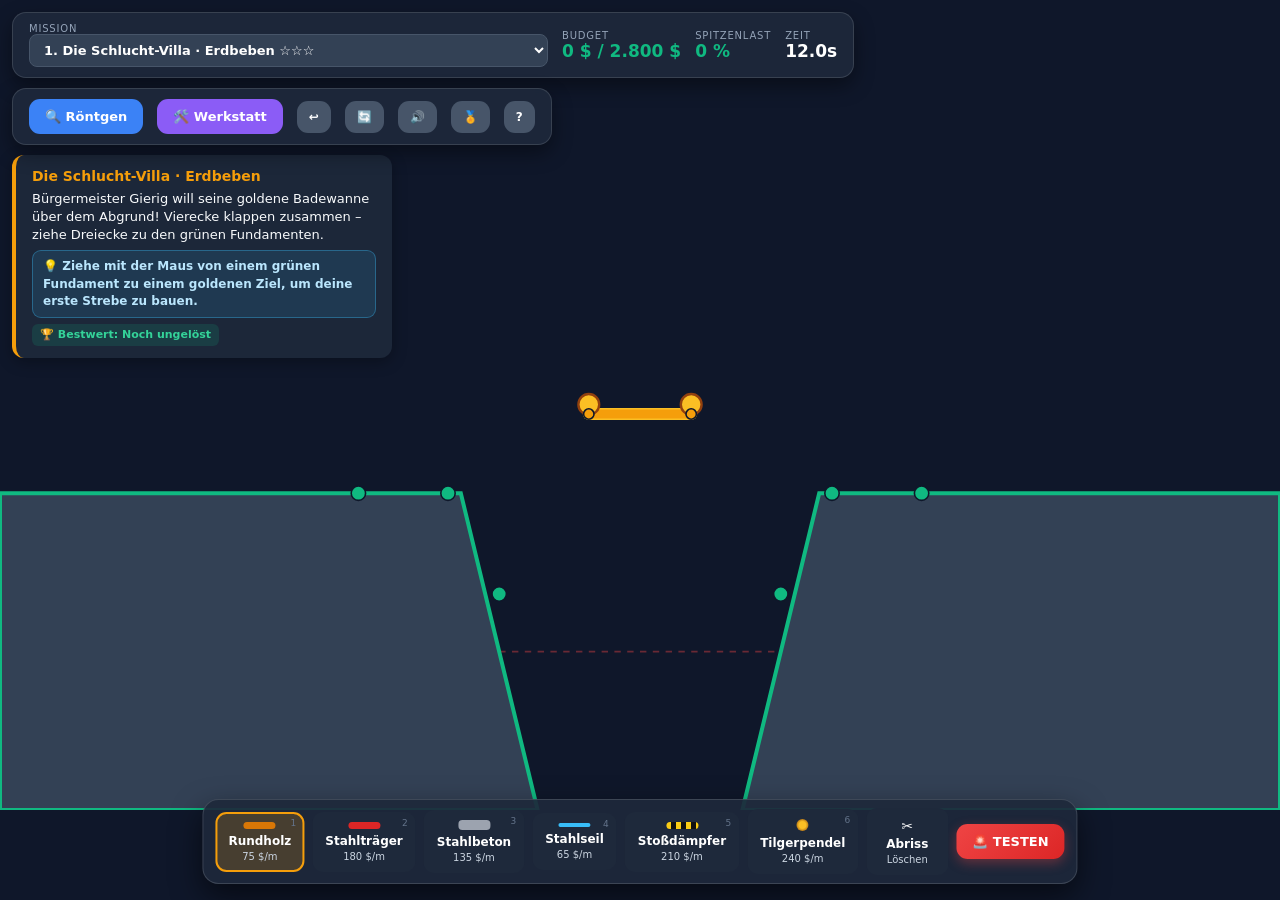
<file: index.html>
<!DOCTYPE html>
<html lang="de">
<head>
    <meta charset="UTF-8">
    <meta name="viewport" content="width=device-width, initial-scale=1.0, maximum-scale=1.0, user-scalable=no">
    <meta name="theme-color" content="#0f172a">
    <meta name="apple-mobile-web-app-capable" content="yes">
    <meta name="apple-mobile-web-app-status-bar-style" content="black-translucent">
    <title>Brücken &amp; Beben</title>
    <link rel="icon" href="data:image/svg+xml,%3Csvg xmlns='http://www.w3.org/2000/svg' viewBox='0 0 64 64'%3E%3Crect width='64' height='64' rx='14' fill='%230f172a'/%3E%3Cpath d='M8 40h48' stroke='%23f59e0b' stroke-width='5' stroke-linecap='round'/%3E%3Cpath d='M12 40c6-16 34-16 40 0' fill='none' stroke='%2338bdf8' stroke-width='5' stroke-linecap='round'/%3E%3Cpath d='M20 40v10M44 40v10' stroke='%2394a3b8' stroke-width='5' stroke-linecap='round'/%3E%3C/svg%3E">
    <link rel="stylesheet" href="css/style.css?v=0.4.0">
</head>
<body>

<div id="app">
    <canvas id="gameCanvas"></canvas>

    <div class="top-bar">
        <div class="hud-card">
            <div>
                <div class="stat-label" id="modeLabel">Mission</div>
                <select id="levelSelect" title="Level wählen"></select>
            </div>
            <div class="stat-box">
                <span class="stat-label">Budget</span>
                <span class="stat-value ok" id="budgetDisplay">0 $ / 2.800 $</span>
            </div>
            <div class="stat-box">
                <span class="stat-label">Spitzenlast</span>
                <span class="stat-value" id="stressDisplay">0 %</span>
            </div>
            <div class="stat-box">
                <span class="stat-label">Zeit</span>
                <span class="stat-value" id="timerDisplay">12.0s</span>
            </div>
        </div>

        <div class="hud-card">
            <button class="action-btn btn-xray" id="xrayBtn" type="button" title="Röntgen (X)">🔍 Röntgen</button>
            <button class="action-btn btn-editor" id="editorBtn" type="button" title="Werkstatt (E)">🛠️ Werkstatt</button>
            <button class="action-btn btn-util" id="undoBtn" type="button" title="Undo (Strg+Z)">↩️</button>
            <button class="action-btn btn-util" id="resetBtn" type="button" title="Zurücksetzen (R)">🔄</button>
            <button class="action-btn btn-util" id="muteBtn" type="button" title="Ton an/aus">🔊</button>
            <button class="action-btn btn-util" id="achBtn" type="button" title="Erfolge">🏅</button>
            <button class="action-btn btn-util" id="helpBtn" type="button" title="Hilfe (H)">?</button>
        </div>
    </div>

    <div id="briefing-box">
        <strong id="briefingTitle">Mission #1: Die Schlucht-Villa</strong>
        <span id="briefingText">Baue ein stabiles Fachwerk zu den Fundamenten!</span>
        <div id="tutorialHint" class="tutorial-hint" hidden></div>
        <div id="highscoreDisplay" class="highscore-tag">🏆 Bestwert: Noch ungelöst</div>
    </div>

    <!-- Werkstatt -->
    <aside id="editorPanel" class="editor-panel" hidden>
        <h2>🛠️ Werkstatt</h2>

        <label class="field">
            <span>Titel</span>
            <input id="edTitle" type="text" maxlength="120" placeholder="Name des Levels">
        </label>

        <div class="field-row">
            <label class="field">
                <span>Budget ($)</span>
                <input id="edBudget" type="number" min="100" max="100000" step="100">
            </label>
            <label class="field">
                <span>Dauer (s)</span>
                <input id="edDuration" type="number" min="3" max="60" step="1">
            </label>
        </div>

        <label class="field">
            <span>Katastrophe</span>
            <select id="edDisaster">
                <option value="none">Keine</option>
                <option value="earthquake">Erdbeben</option>
                <option value="hurricane">Orkan</option>
                <option value="both">Beides</option>
            </select>
        </label>

        <div class="field">
            <span>Platzieren</span>
            <div class="segmented">
                <button type="button" id="edToolAnchor" data-edit-tool="anchor">Fundament</button>
                <button type="button" id="edToolTarget" data-edit-tool="target">Ziel</button>
                <button type="button" id="edToolErase" data-edit-tool="erase">Löschen</button>
            </div>
        </div>

        <p class="hint" id="editorHint">Klick auf die Fläche setzt ein Fundament. Ziel setzen: Klick auf die Fläche. Löschen: Element anklicken.</p>

        <div class="panel-actions">
            <button class="action-btn btn-util" id="edExportBtn" type="button">💾 Exportieren</button>
            <button class="action-btn btn-util" id="edImportBtn" type="button">📂 Importieren</button>
        </div>
        <input id="edFileInput" type="file" accept=".bridge,.json,application/json" hidden>

        <p class="hint small">Eigene Level werden in dieser App gespeichert und als <code>.bridge</code>-Datei weitergegeben. Alles bleibt lokal.</p>
    </aside>

    <div id="result-modal">
        <div class="modal-title" id="modalTitle">BAUWERK HÄLT!</div>
        <div class="stars" id="modalStars"></div>
        <div class="modal-sub" id="modalSub">Du hast das Beben überstanden!</div>
        <div class="modal-stats" id="modalStats"></div>
        <div class="modal-actions">
            <button class="action-btn btn-util" id="modalRebuildBtn" type="button">🔨 Umbauen</button>
            <button class="action-btn btn-test" id="modalNextBtn" type="button">➡️ Nächstes</button>
        </div>
    </div>

    <div id="helpOverlay" class="overlay" hidden>
        <div class="overlay-card">
            <h2>So funktioniert's</h2>
            <p>Ziehe mit gedrückter Maustaste von einem Knoten zum nächsten, um eine Strebe zu bauen. Grüne Punkte sind Fundamente, goldene Punkte sind die Ziele, die oben bleiben müssen.</p>
            <p>Beim Test fahren <strong>Fahrzeuge</strong> über die Brücke. Stürzt eines ab, ist der Test verloren – die Brücke muss sie tragen.</p>
            <h3>Tastatur</h3>
            <ul class="keys">
                <li><kbd>1</kbd>–<kbd>6</kbd> Material wählen</li>
                <li><kbd>Leertaste</kbd> Test starten/stoppen</li>
                <li><kbd>X</kbd> Röntgen-Ansicht</li>
                <li><kbd>Strg</kbd>+<kbd>Z</kbd> Undo</li>
                <li><kbd>R</kbd> Zurücksetzen</li>
                <li><kbd>E</kbd> Werkstatt</li>
                <li><kbd>H</kbd> diese Hilfe</li>
            </ul>
            <h3>Materialien</h3>
            <ul class="legend" id="helpLegend"></ul>
            <p class="hint">Dreiecke sind stabil, Vierecke klappen zusammen. Seile tragen nur Zug, Beton fast nur Druck.</p>
            <div class="modal-actions">
                <button class="action-btn btn-util" id="helpCloseBtn" type="button">Verstanden</button>
            </div>
            <label class="help-option"><input type="checkbox" id="tutorialToggle"> Bau-Tipps in Level 1 anzeigen</label>
        </div>
    </div>

    <div id="toast" class="toast" hidden></div>

    <!-- Erfolge -->
    <div id="achOverlay" class="overlay" hidden>
        <div class="overlay-card">
            <h2>🏅 Erfolge &amp; Statistik</h2>
            <p id="achStats" class="ach-stats"></p>
            <ul class="ach-list" id="achList"></ul>
            <div class="modal-actions">
                <button class="action-btn btn-util" id="achCloseBtn" type="button">Schließen</button>
            </div>
        </div>
    </div>

    <!-- Bottom Toolbar -->
    <div class="bottom-bar" id="toolBar"></div>
</div>

<script src="js/config.js?v=0.4.0"></script>
<script src="js/storage.js?v=0.4.0"></script>
<script src="js/audio.js?v=0.4.0"></script>
<script src="js/levels.js?v=0.4.0"></script>
<script src="js/levelformat.js?v=0.4.0"></script>
<script src="js/physics.js?v=0.4.0"></script>
<script src="js/render.js?v=0.4.0"></script>
<script src="js/ui.js?v=0.4.0"></script>
<script src="js/achievements.js?v=0.4.0"></script>
<script src="js/tutorial.js?v=0.4.0"></script>
<script src="js/editor.js?v=0.4.0"></script>
<script src="js/game.js?v=0.4.0"></script>
</body>
</html>
</file>
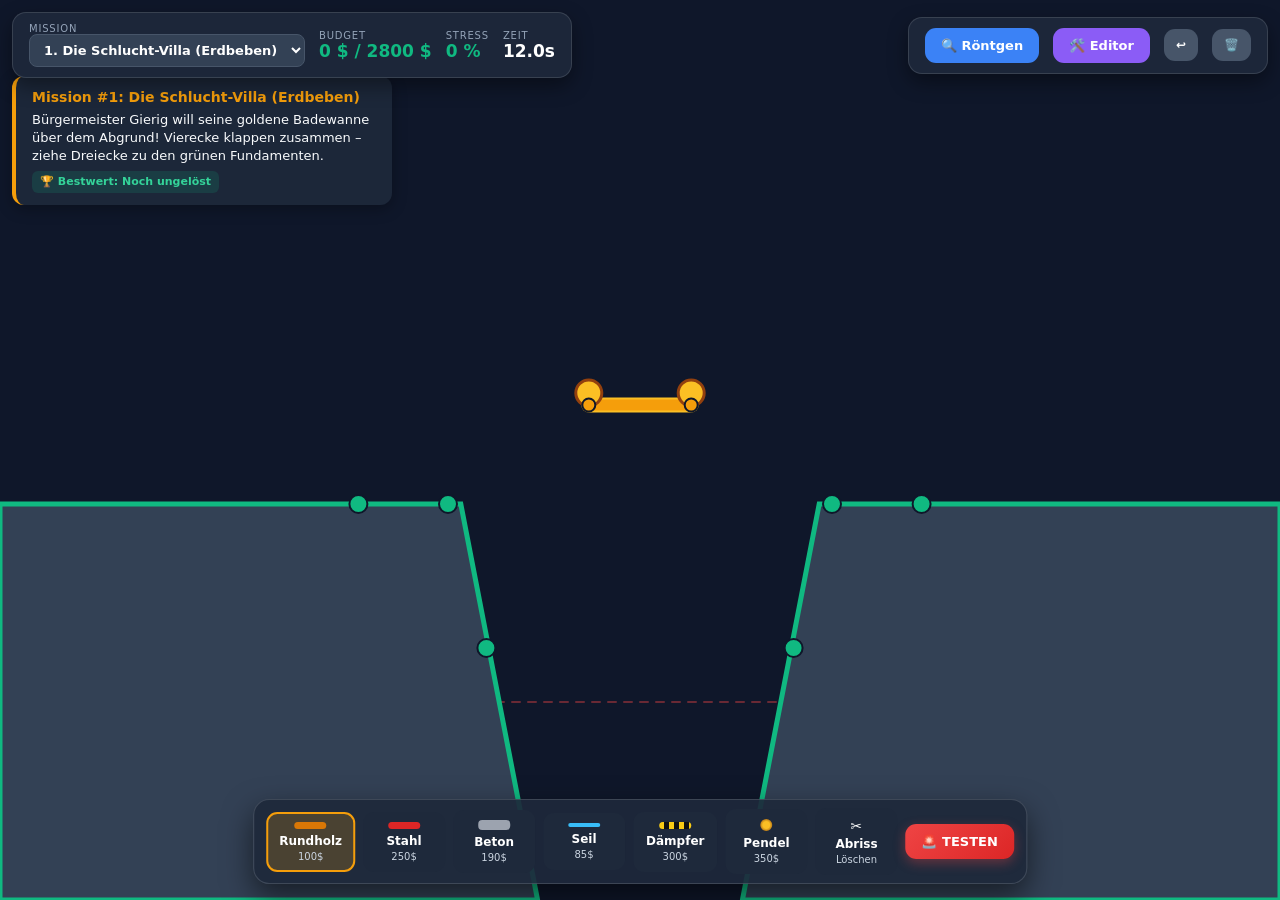
<file: backup/index-v1.html>
<!DOCTYPE html>
<html lang="de">
<head>
    <meta charset="UTF-8">
    <meta name="viewport" content="width=device-width, initial-scale=1.0, maximum-scale=1.0, user-scalable=no">
    <meta name="theme-color" content="#0f172a">
    <meta name="apple-mobile-web-app-capable" content="yes">
    <meta name="apple-mobile-web-app-status-bar-style" content="black-translucent">
    <title>Brücken & Beben – Web-App & Editor</title>
    <style>
        :root {
            --bg-dark: #0f172a;
            --panel-bg: rgba(30, 41, 59, 0.92);
            --accent: #f59e0b;
            --danger: #ef4444;
            --success: #10b981;
            --blue: #3b82f6;
            --text: #f8fafc;
        }
        * { box-sizing: border-box; user-select: none; -webkit-user-select: none; font-family: system-ui, -apple-system, 'Segoe UI', Roboto, sans-serif; }
        body, html { margin: 0; padding: 0; width: 100%; height: 100%; overflow: hidden; background: var(--bg-dark); color: var(--text); touch-action: none; }
        
        #app { position: relative; width: 100vw; height: 100vh; }
        canvas { display: block; width: 100%; height: 100%; cursor: crosshair; }

        .top-bar {
            position: absolute; top: 12px; left: 12px; right: 12px;
            display: flex; justify-content: space-between; align-items: center;
            flex-wrap: wrap; gap: 10px; pointer-events: none; z-index: 10;
        }
        .hud-card {
            background: var(--panel-bg); backdrop-filter: blur(10px);
            padding: 10px 16px; border-radius: 14px;
            border: 1px solid rgba(255,255,255,0.12);
            box-shadow: 0 8px 20px rgba(0,0,0,0.4);
            pointer-events: auto; display: flex; align-items: center; gap: 14px;
        }
        .stat-box { display: flex; flex-direction: column; }
        .stat-label { font-size: 10px; text-transform: uppercase; letter-spacing: 0.8px; color: #94a3b8; }
        .stat-value { font-size: 17px; font-weight: 800; color: #fff; }
        .stat-value.ok { color: var(--success); }
        .stat-value.warn { color: var(--accent); }
        .stat-value.over { color: var(--danger); }

        select {
            background: #334155; color: white; border: 1px solid #475569;
            padding: 7px 10px; border-radius: 8px; font-weight: 700; font-size: 13px; cursor: pointer;
        }

        #briefing-box {
            position: absolute; top: 76px; left: 12px; max-width: 380px;
            background: var(--panel-bg); padding: 12px 16px; border-radius: 12px;
            border-left: 4px solid var(--accent); pointer-events: auto;
            box-shadow: 0 4px 15px rgba(0,0,0,0.3); font-size: 13px; line-height: 1.4;
            z-index: 9;
        }
        #briefing-box strong { color: var(--accent); display: block; margin-bottom: 3px; font-size: 14px; }
        .highscore-tag {
            display: inline-block; margin-top: 6px; padding: 3px 8px;
            background: rgba(16, 185, 129, 0.15); color: #34d399;
            border-radius: 6px; font-size: 11px; font-weight: 700;
        }

        .bottom-bar {
            position: absolute; bottom: 16px; left: 50%; transform: translateX(-50%);
            display: flex; gap: 8px; background: var(--panel-bg);
            padding: 8px 12px; border-radius: 16px; border: 1px solid rgba(255,255,255,0.14);
            box-shadow: 0 12px 30px rgba(0,0,0,0.55); align-items: center;
            max-width: 96vw; overflow-x: auto; z-index: 10;
        }
        .tool-btn {
            background: #1e293b; border: 2px solid transparent; color: white;
            padding: 8px 11px; border-radius: 11px; cursor: pointer;
            display: flex; flex-direction: column; align-items: center; gap: 3px;
            min-width: 82px; transition: all 0.15s ease; flex-shrink: 0;
        }
        .tool-btn:hover { background: #334155; }
        .tool-btn.active { border-color: var(--accent); background: rgba(245, 158, 11, 0.2); }
        .tool-btn.eraser.active { border-color: var(--danger); background: rgba(239, 68, 68, 0.25); }
        .tool-name { font-weight: 700; font-size: 12px; }
        .tool-cost { font-size: 10px; color: #cbd5e1; }
        .mat-preview { width: 32px; height: 7px; border-radius: 4px; margin-bottom: 2px; }

        .action-btn {
            padding: 10px 16px; border-radius: 11px; font-weight: 800; font-size: 13px;
            border: none; cursor: pointer; transition: all 0.15s; display: flex; align-items: center; gap: 6px;
            white-space: nowrap; color: white;
        }
        .btn-test { background: linear-gradient(135deg, #ef4444, #dc2626); box-shadow: 0 4px 12px rgba(239, 68, 68, 0.35); }
        .btn-xray { background: #3b82f6; }
        .btn-xray.active { background: #1d4ed8; box-shadow: 0 0 14px #3b82f6; }
        .btn-editor { background: #8b5cf6; }
        .btn-editor.active { background: #6d28d9; box-shadow: 0 0 14px #8b5cf6; }
        .btn-util { background: #475569; padding: 9px 12px; font-size: 12px; }

        #result-modal {
            position: absolute; top: 50%; left: 50%; transform: translate(-50%, -50%) scale(0.9);
            background: var(--panel-bg); padding: 26px 32px; border-radius: 20px;
            text-align: center; border: 2px solid rgba(255,255,255,0.15);
            box-shadow: 0 25px 50px rgba(0,0,0,0.75); display: none; z-index: 30;
            min-width: 310px; max-width: 90vw; backdrop-filter: blur(14px);
        }
        #result-modal.show { display: block; animation: popIn 0.25s forwards; }
        @keyframes popIn { to { transform: translate(-50%, -50%) scale(1); } }
        .modal-title { font-size: 24px; font-weight: 900; margin-bottom: 8px; }
        .modal-sub { color: #cbd5e1; margin-bottom: 18px; font-size: 14px; line-height: 1.4; }

        @media (max-width: 768px) {
            #briefing-box { max-width: 260px; font-size: 11.5px; padding: 9px 12px; top: 118px; }
            .stat-value { font-size: 14px; }
        }
    </style>
</head>
<body>

<div id="app">
    <canvas id="gameCanvas"></canvas>

    <div class="top-bar">
        <div class="hud-card">
            <div>
                <div class="stat-label" id="modeLabel">Mission</div>
                <select id="levelSelect" onchange="loadLevel(parseInt(this.value))">
                    <option value="0">1. Die Schlucht-Villa (Erdbeben)</option>
                    <option value="1">2. Der Sky-High-Turm (Orkan)</option>
                    <option value="2">3. Das Mega-Beben (Beides)</option>
                </select>
            </div>
            <div class="stat-box">
                <span class="stat-label">Budget</span>
                <span class="stat-value ok" id="budgetDisplay">0 $ / 2.800 $</span>
            </div>
            <div class="stat-box">
                <span class="stat-label">Stress</span>
                <span class="stat-value" id="stressDisplay">0 %</span>
            </div>
            <div class="stat-box">
                <span class="stat-label">Zeit</span>
                <span class="stat-value" id="timerDisplay">12.0s</span>
            </div>
        </div>

        <div class="hud-card">
            <button class="action-btn btn-xray" id="xrayBtn" onclick="toggleXray()">🔍 Röntgen</button>
            <button class="action-btn btn-editor" id="editorBtn" onclick="toggleEditorMode()">🛠️ Editor</button>
            <button class="action-btn btn-util" onclick="undoLast()">↩️</button>
            <button class="action-btn btn-util" onclick="resetBuild()">🗑️</button>
        </div>
    </div>

    <div id="briefing-box">
        <strong id="briefingTitle">Mission #1: Die Schlucht-Villa</strong>
        <span id="briefingText">Baue ein stabiles Fachwerk zu den Fundamenten!</span>
        <div id="highscoreDisplay" class="highscore-tag">🏆 Bestwert: Noch ungelöst</div>
    </div>

    <div id="result-modal">
        <div class="modal-title" id="modalTitle">BAUWERK HÄLT!</div>
        <div class="modal-sub" id="modalSub">Du hast das Beben überstanden!</div>
        <div style="display:flex; gap:10px; justify-content:center; flex-wrap:wrap;">
            <button class="action-btn btn-util" onclick="stopSimulation()">🔧 Umbauen</button>
            <button class="action-btn btn-editor" onclick="shareCustomLevel()">🔗 Level-Link kopieren</button>
            <button class="action-btn btn-test" onclick="nextLevel()">➡️ Nächstes</button>
        </div>
    </div>

    <!-- Bottom Toolbar -->
    <div class="bottom-bar" id="toolBar">
        <button class="tool-btn active" onclick="selectTool('wood')" id="tool-wood">
            <div class="mat-preview" style="background: #d97706;"></div>
            <span class="tool-name">Rundholz</span><span class="tool-cost">100$</span>
        </button>
        <button class="tool-btn" onclick="selectTool('steel')" id="tool-steel">
            <div class="mat-preview" style="background: #dc2626;"></div>
            <span class="tool-name">Stahl</span><span class="tool-cost">250$</span>
        </button>
        <button class="tool-btn" onclick="selectTool('concrete')" id="tool-concrete">
            <div class="mat-preview" style="background: #9ca3af; height:10px;"></div>
            <span class="tool-name">Beton</span><span class="tool-cost">190$</span>
        </button>
        <button class="tool-btn" onclick="selectTool('cable')" id="tool-cable">
            <div class="mat-preview" style="background: #38bdf8; height:4px;"></div>
            <span class="tool-name">Seil</span><span class="tool-cost">85$</span>
        </button>
        <button class="tool-btn" onclick="selectTool('damper')" id="tool-damper">
            <div class="mat-preview" style="background: repeating-linear-gradient(90deg, #facc15 0 5px, #111 5px 10px);"></div>
            <span class="tool-name">Dämpfer</span><span class="tool-cost">300$</span>
        </button>
        <button class="tool-btn" onclick="selectTool('pendulum')" id="tool-pendulum">
            <div class="mat-preview" style="background: radial-gradient(circle, #fbbf24 40%, #78350f 100%); width:12px; height:12px; border-radius:50%;"></div>
            <span class="tool-name">Pendel</span><span class="tool-cost">350$</span>
        </button>
        <button class="tool-btn eraser" onclick="selectTool('erase')" id="tool-erase">
            <div style="font-size:14px;">✂️</div><span class="tool-name">Abriss</span><span class="tool-cost">Löschen</span>
        </button>

        <button class="action-btn btn-test" id="testBtn" onclick="toggleSimulation()">🚨 TESTEN</button>
    </div>
</div>

<script>
const canvas = document.getElementById('gameCanvas');
const ctx = canvas.getContext('2d');

let W = window.innerWidth, H = window.innerHeight;
canvas.width = W; canvas.height = H;
window.addEventListener('resize', () => { W = window.innerWidth; H = window.innerHeight; canvas.width = W; canvas.height = H; });

const audioCtx = new (window.AudioContext || window.webkitAudioContext)();
function playSound(type) {
    if (audioCtx.state === 'suspended') audioCtx.resume();
    const osc = audioCtx.createOscillator();
    const gain = audioCtx.createGain();
    osc.connect(gain); gain.connect(audioCtx.destination);
    const now = audioCtx.currentTime;
    if (type === 'build') {
        osc.frequency.setValueAtTime(240, now); osc.frequency.exponentialRampToValueAtTime(520, now + 0.07);
        gain.gain.setValueAtTime(0.15, now); gain.gain.linearRampToValueAtTime(0.01, now + 0.07);
    } else if (type === 'delete') {
        osc.frequency.setValueAtTime(280, now); osc.frequency.exponentialRampToValueAtTime(100, now + 0.09);
        gain.gain.setValueAtTime(0.15, now); gain.gain.linearRampToValueAtTime(0.01, now + 0.09);
    } else if (type === 'snap') {
        osc.type = 'sawtooth';
        osc.frequency.setValueAtTime(130, now); osc.frequency.exponentialRampToValueAtTime(38, now + 0.22);
        gain.gain.setValueAtTime(0.3, now); gain.gain.linearRampToValueAtTime(0.01, now + 0.22);
    } else if (type === 'win') {
        osc.frequency.setValueAtTime(440, now); osc.frequency.setValueAtTime(659, now + 0.2);
        gain.gain.setValueAtTime(0.2, now); gain.gain.linearRampToValueAtTime(0.01, now + 0.4);
    }
    osc.start(now); osc.stop(now + 0.08);
}

const MATERIALS = {
    wood: { name: 'Rundholz', costPerPx: 0.75, maxLen: 210, stiffness: 0.45, maxTension: 0.16, maxCompression: 0.14, mass: 1.0, thickness: 9, color: '#d97706', border: '#92400e' },
    steel: { name: 'Stahlträger', costPerPx: 1.8, maxLen: 260, stiffness: 0.85, maxTension: 0.32, maxCompression: 0.28, mass: 2.1, thickness: 11, color: '#dc2626', border: '#7f1d1d' },
    concrete: { name: 'Stahlbeton', costPerPx: 1.35, maxLen: 190, stiffness: 0.95, maxTension: 0.08, maxCompression: 0.45, mass: 3.3, thickness: 15, color: '#9ca3af', border: '#4b5563' },
    cable: { name: 'Stahlseil', costPerPx: 0.65, maxLen: 340, stiffness: 0.75, maxTension: 0.42, maxCompression: 0.0, mass: 0.4, thickness: 4, color: '#38bdf8', border: '#0284c7', cable: true },
    damper: { name: 'Stoßdämpfer', costPerPx: 2.1, maxLen: 185, stiffness: 0.22, maxTension: 0.38, maxCompression: 0.38, mass: 1.5, thickness: 13, color: '#facc15', border: '#854d0e', isDamper: true },
    pendulum: { name: 'Tilgerpendel', costPerPx: 2.4, maxLen: 160, stiffness: 0.65, maxTension: 0.45, maxCompression: 0.1, mass: 8.5, thickness: 6, color: '#fbbf24', border: '#78350f', isPendulum: true }
};

let currentLevelIdx = 0;
let currentTool = 'wood';
let xrayMode = false;
let simulating = false;
let editorMode = false;
let simTime = 0;
let maxPeakStress = 0;
let slowMoTimer = 0;

let nodes = [], beams = [], historyStack = [], savedNodes = [], savedBeams = [], particles = [], debris = [];
let dragStartNode = null, pointerPos = { x: 0, y: 0 }, hoveredNode = null;

// Editor-Zustand für eigene Level
let customLevelData = {
    title: "Eigenes Community-Level",
    desc: "Testbaren Level aus dem In-Game-Editor.",
    budget: 3500,
    disaster: "both",
    groundPolys: [
        [{x: 0, y: 0.6}, {x: 0.3, y: 0.6}, {x: 0.35, y: 1.0}, {x: 0, y: 1.0}],
        [{x: 0.7, y: 0.6}, {x: 1.0, y: 0.6}, {x: 1.0, y: 1.0}, {x: 0.65, y: 1.0}]
    ],
    anchors: [{x: 0.25, y: 0.6}, {x: 0.75, y: 0.6}],
    vipNodes: [{x: 0.5, y: 0.5}],
    failY: 0.78
};

const LEVELS = [
    {
        title: "Mission #1: Die Schlucht-Villa (Erdbeben)",
        desc: "Bürgermeister Gierig will seine goldene Badewanne über dem Abgrund! Vierecke klappen zusammen – ziehe Dreiecke zu den grünen Fundamenten.",
        budget: 2800, disaster: "earthquake",
        groundPolys: [[{x:0,y:0.56},{x:0.36,y:0.56},{x:0.42,y:1.0},{x:0,y:1.0}],[{x:0.64,y:0.56},{x:1.0,y:0.56},{x:1.0,y:1.0},{x:0.58,y:1.0}]],
        anchors: [{x:0.28,y:0.56},{x:0.35,y:0.56},{x:0.38,y:0.72},{x:0.65,y:0.56},{x:0.72,y:0.56},{x:0.62,y:0.72}],
        vipNodes: [{x:0.46,y:0.45},{x:0.54,y:0.45}], failY: 0.78
    },
    {
        title: "Mission #2: Der Sky-High-Turm (Orkan)",
        desc: "Ein schmaler Turm im Orkan von links! Spanne links blaue Stahlseile und stütze mit Beton oder hänge ein Pendel ein.",
        budget: 3400, disaster: "hurricane",
        groundPolys: [[{x:0.32,y:0.78},{x:0.68,y:0.78},{x:0.75,y:1.0},{x:0.25,y:1.0}]],
        anchors: [{x:0.36,y:0.78},{x:0.45,y:0.78},{x:0.55,y:0.78},{x:0.64,y:0.78}],
        vipNodes: [{x:0.47,y:0.34},{x:0.53,y:0.34}], failY: 0.60
    },
    {
        title: "Mission #3: Das Mega-Beben (Beides)",
        desc: "Schlucht mit Erdbeben UND Seitenwind! Nutze Stoßdämpfer an den Fundamenten oder baue eine Hängebrücke.",
        budget: 4800, disaster: "both",
        groundPolys: [[{x:0,y:0.62},{x:0.26,y:0.62},{x:0.31,y:1.0},{x:0,y:1.0}],[{x:0.74,y:0.62},{x:1.0,y:0.62},{x:1.0,y:1.0},{x:0.69,y:1.0}]],
        anchors: [{x:0.17,y:0.62},{x:0.25,y:0.62},{x:0.75,y:0.62},{x:0.83,y:0.62}],
        vipNodes: [{x:0.43,y:0.52},{x:0.50,y:0.52},{x:0.57,y:0.52}], failY: 0.76
    }
];

function getCurrentLevelData() {
    return editorMode ? customLevelData : LEVELS[currentLevelIdx];
}

function createNode(x, y, fixed = false, vip = false, heavy = false) {
    return { x, y, baseX: x, baseY: y, vx: 0, vy: 0, fixed, vip, heavyMass: heavy, mass: vip ? 6.2 : (heavy ? 8.5 : 1.2) };
}

function createBeam(n1, n2, matKey, ind = false) {
    const len = Math.hypot(n2.x - n1.x, n2.y - n1.y);
    return { n1, n2, mat: MATERIALS[matKey], matKey, restLen: len, stress: 0, strain: 0, broken: false, indestructible: ind, cost: ind ? 0 : Math.round(len * MATERIALS[matKey].costPerPx) };
}

function loadLevel(idx) {
    currentLevelIdx = idx; editorMode = false;
    document.getElementById('editorBtn').classList.remove('active');
    document.getElementById('levelSelect').value = idx;
    setupLevelState(LEVELS[idx]);
}

function setupLevelState(lvl) {
    document.getElementById('briefingTitle').innerText = lvl.title;
    document.getElementById('briefingText').innerText = lvl.desc;
    document.getElementById('result-modal').classList.remove('show');
    simulating = false; updateTestBtn();

    nodes = []; beams = []; historyStack = []; particles = []; debris = [];
    lvl.anchors.forEach(a => nodes.push(createNode(a.x * W, a.y * H, true, false)));

    let vipList = [];
    lvl.vipNodes.forEach(v => {
        const n = createNode(v.x * W, v.y * H, false, true);
        nodes.push(n); vipList.push(n);
    });
    for (let i = 0; i < vipList.length - 1; i++) {
        beams.push(createBeam(vipList[i], vipList[i+1], 'steel', true));
    }
    updateHighscoreBadge(); updateStats();
}

function toggleEditorMode() {
    editorMode = !editorMode;
    const btn = document.getElementById('editorBtn');
    btn.classList.toggle('active', editorMode);
    if (editorMode) {
        document.getElementById('briefingTitle').innerText = "🛠️ Community-Level Editor";
        document.getElementById('briefingText').innerText = "Platziere Fundamente (Grün) und VIP-Ziele (Gold) per Klick. Teste dein Level sofort mit dem roten Test-Button!";
        setupLevelState(customLevelData);
    } else {
        loadLevel(0);
    }
}

function shareCustomLevel() {
    const jsonStr = JSON.stringify(customLevelData);
    const encoded = btoa(encodeURIComponent(jsonStr));
    const url = window.location.origin + window.location.pathname + "#level=" + encoded;
    navigator.clipboard.writeText(url).then(() => {
        alert("Level-Link in die Zwischenablage kopiert! Teile ihn mit Freunden.");
    });
}

// URL beim Start auf geteilten Level prüfen
window.addEventListener('DOMContentLoaded', () => {
    if (window.location.hash.includes("level=")) {
        try {
            const hash = window.location.hash.split("level=")[1];
            const decoded = decodeURIComponent(atob(hash));
            customLevelData = JSON.parse(decoded);
            editorMode = true;
            document.getElementById('editorBtn').classList.add('active');
            setupLevelState(customLevelData);
        } catch(e) { console.error(e); }
    }
});

function saveHistory() {
    historyStack.push({
        nodes: nodes.map(n => ({ x: n.baseX, y: n.baseY, fixed: n.fixed, vip: n.vip, heavyMass: n.heavyMass })),
        beams: beams.map(b => ({ n1: nodes.indexOf(b.n1), n2: nodes.indexOf(b.n2), matKey: b.matKey, ind: b.indestructible }))
    });
    if (historyStack.length > 20) historyStack.shift();
}

function undoLast() {
    if (simulating || historyStack.length === 0) return;
    const state = historyStack.pop();
    nodes = state.nodes.map(n => createNode(n.x, n.y, n.fixed, n.vip, n.heavyMass));
    beams = state.beams.map(b => createBeam(nodes[b.n1], nodes[b.n2], b.matKey, b.ind));
    playSound('delete'); updateStats();
}

function resetBuild() {
    if (simulating) stopSimulation();
    setupLevelState(getCurrentLevelData());
    playSound('delete');
}

function selectTool(toolKey) {
    currentTool = toolKey;
    document.querySelectorAll('.tool-btn').forEach(b => b.classList.remove('active'));
    document.getElementById('tool-' + toolKey).classList.add('active');
}

function toggleXray() {
    xrayMode = !xrayMode;
    document.getElementById('xrayBtn').classList.toggle('active', xrayMode);
}

function getTotalCost() { return beams.reduce((sum, b) => sum + b.cost, 0); }

function updateHighscoreBadge() {
    if (editorMode) {
        document.getElementById('highscoreDisplay').innerText = `🛠️ Editor-Modus (Unbegrenzt)`;
        return;
    }
    const saved = localStorage.getItem('bb_highscore_' + currentLevelIdx);
    document.getElementById('highscoreDisplay').innerText = saved ? `🏆 Dein Bestwert: ${saved} $` : `🏆 Bestwert: Noch ungelöst`;
}

function updateStats() {
    const lvl = getCurrentLevelData();
    const cost = getTotalCost();
    const budgetEl = document.getElementById('budgetDisplay');
    budgetEl.innerText = `${cost} $ / ${lvl.budget} $`;
    budgetEl.className = 'stat-value ' + (cost > lvl.budget ? 'over' : (cost > lvl.budget * 0.85 ? 'warn' : 'ok'));

    const stressEl = document.getElementById('stressDisplay');
    const pct = Math.min(100, Math.round(maxPeakStress * 100));
    stressEl.innerText = `${pct} %`;
    stressEl.style.color = pct > 80 ? '#ef4444' : (pct > 50 ? '#f59e0b' : '#10b981');
}

function findNearestNode(x, y, radius = 28) {
    let best = null, minDist = radius;
    for (const n of nodes) {
        const d = Math.hypot(n.x - x, n.y - y);
        if (d < minDist) { minDist = d; best = n; }
    }
    return best;
}

canvas.addEventListener('pointermove', (e) => {
    pointerPos.x = e.clientX; pointerPos.y = e.clientY;
    hoveredNode = findNearestNode(pointerPos.x, pointerPos.y, 28);
});

canvas.addEventListener('pointerdown', (e) => {
    if (simulating) return;
    pointerPos.x = e.clientX; pointerPos.y = e.clientY;
    hoveredNode = findNearestNode(pointerPos.x, pointerPos.y, 28);

    if (editorMode && e.button === 0 && !hoveredNode) {
        // Im Editor: Klick platziert neuen Anker (Fundament) oder VIP-Ziel
        nodes.push(createNode(pointerPos.x, pointerPos.y, true, false));
        return;
    }

    if (e.button === 2 || currentTool === 'erase') {
        deleteAt(pointerPos.x, pointerPos.y);
        return;
    }

    if (hoveredNode) dragStartNode = hoveredNode;
});

canvas.addEventListener('pointerup', (e) => {
    if (simulating || editorMode || !dragStartNode || currentTool === 'erase') { dragStartNode = null; return; }

    const mat = MATERIALS[currentTool];
    let dx = pointerPos.x - dragStartNode.x, dy = pointerPos.y - dragStartNode.y;
    let dist = Math.hypot(dx, dy);

    if (dist > 24) {
        saveHistory();
        let tx = pointerPos.x, ty = pointerPos.y;
        if (dist > mat.maxLen) {
            const a = Math.atan2(dy, dx);
            tx = dragStartNode.x + Math.cos(a) * mat.maxLen;
            ty = dragStartNode.y + Math.sin(a) * mat.maxLen;
        }
        let endNode = findNearestNode(tx, ty, 28);
        if (!endNode) {
            endNode = createNode(tx, ty, false, false, mat.isPendulum);
            nodes.push(endNode);
        }
        if (endNode !== dragStartNode) {
            const exists = beams.some(b => (b.n1 === dragStartNode && b.n2 === endNode) || (b.n1 === endNode && b.n2 === dragStartNode));
            if (!exists) {
                beams.push(createBeam(dragStartNode, endNode, currentTool));
                playSound('build');
                updateStats();
            }
        }
    }
    dragStartNode = null;
});

canvas.addEventListener('contextmenu', e => e.preventDefault());

function deleteAt(mx, my) {
    for (let i = beams.length - 1; i >= 0; i--) {
        const b = beams[i];
        if (b.indestructible && !editorMode) continue;
        if (distToSegment({x: mx, y: my}, b.n1, b.n2) < 16) {
            saveHistory();
            beams.splice(i, 1);
            nodes = nodes.filter(n => n.fixed || n.vip || beams.some(bm => bm.n1 === n || bm.n2 === n));
            playSound('delete'); updateStats(); return;
        }
    }
}

function distToSegment(p, v, w) {
    const l2 = (v.x - w.x)**2 + (v.y - w.y)**2;
    if (l2 === 0) return Math.hypot(p.x - v.x, p.y - v.y);
    let t = ((p.x - v.x) * (w.x - v.x) + (p.y - v.y) * (w.y - v.y)) / l2;
    t = Math.max(0, Math.min(1, t));
    return Math.hypot(p.x - (v.x + t * (w.x - v.x)), p.y - (v.y + t * (w.y - v.y)));
}

function toggleSimulation() {
    if (simulating) stopSimulation(); else startSimulation();
}

function startSimulation() {
    savedNodes = nodes.map(n => ({ ...n }));
    savedBeams = beams.map(b => ({ n1Idx: nodes.indexOf(b.n1), n2Idx: nodes.indexOf(b.n2), matKey: b.matKey, indestructible: b.indestructible }));
    simulating = true; simTime = 0; maxPeakStress = 0; slowMoTimer = 0;
    document.getElementById('result-modal').classList.remove('show');
    updateTestBtn();
}

function stopSimulation() {
    simulating = false; slowMoTimer = 0;
    document.getElementById('result-modal').classList.remove('show');
    nodes = savedNodes.map(n => createNode(n.baseX, n.baseY, n.fixed, n.vip, n.heavyMass));
    beams = savedBeams.map(sb => createBeam(nodes[sb.n1Idx], nodes[sb.n2Idx], sb.matKey, sb.indestructible));
    particles = []; debris = [];
    document.getElementById('timerDisplay').innerText = "12.0s";
    updateTestBtn(); updateStats();
}

function updateTestBtn() {
    const btn = document.getElementById('testBtn');
    btn.innerHTML = simulating ? "⏹️ STOPP" : "🚨 TESTEN";
    btn.style.background = simulating ? "#475569" : "linear-gradient(135deg, #ef4444, #dc2626)";
}

function stepPhysics() {
    const lvl = getCurrentLevelData();
    const timeScale = slowMoTimer > 0 ? 0.25 : 1.0;
    if (slowMoTimer > 0) slowMoTimer--;
    simTime += (1 / 60) * timeScale;
    const remaining = Math.max(0, 12.0 - simTime);
    document.getElementById('timerDisplay').innerText = remaining.toFixed(1) + "s";

    let quakeX = 0, quakeY = 0, windX = 0;
    if (lvl.disaster === 'earthquake' || lvl.disaster === 'both') {
        const ramp = Math.min(1, simTime / 2.2);
        quakeX = Math.sin(simTime * 19) * 17 * ramp; quakeY = Math.cos(simTime * 24) * 8 * ramp;
    }
    if (lvl.disaster === 'hurricane' || lvl.disaster === 'both') {
        windX = 0.22 * (0.6 + 0.4 * Math.sin(simTime * 4.5));
    }

    const subSteps = 8, dt = timeScale / subSteps;
    for (let s = 0; s < subSteps; s++) {
        for (const n of nodes) {
            if (n.fixed) {
                const px = n.x, py = n.y;
                n.x = n.baseX + quakeX; n.y = n.baseY + quakeY;
                n.vx = n.x - px; n.vy = n.y - py;
            } else {
                n.vy += 0.28 * dt; n.vx += (windX / n.mass) * dt;
                n.vx *= Math.pow(0.992, dt); n.vy *= Math.pow(0.992, dt);
                n.x += n.vx * dt; n.y += n.vy * dt;
            }
        }
        for (const b of beams) {
            if (b.broken) continue;
            const dx = b.n2.x - b.n1.x, dy = b.n2.y - b.n1.y;
            const dist = Math.hypot(dx, dy) || 0.0001, diff = dist - b.restLen, strain = diff / b.restLen;
            b.strain = strain;
            if (b.mat.cable && strain < 0) { b.stress = 0; continue; }
            b.stress = strain >= 0 ? (strain / b.mat.maxTension) : (Math.abs(strain) / b.mat.maxCompression);
            if (!b.indestructible && b.stress > maxPeakStress) maxPeakStress = b.stress;

            if (!b.indestructible && b.stress >= 1.0) {
                b.broken = true; playSound('snap');
                const mx = (b.n1.x + b.n2.x) / 2, my = (b.n1.y + b.n2.y) / 2;
                if (slowMoTimer === 0) slowMoTimer = 40;
                debris.push({ x: mx, y: my, vx: (Math.random()-0.5)*5, vy: -2, angle: Math.atan2(dy, dx), vAngle: 0.12, len: b.restLen*0.45, color: b.mat.color, thickness: b.mat.thickness });
                continue;
            }
            const nx = dx / dist, ny = dy / dist;
            const rvx = b.n2.vx - b.n1.vx, rvy = b.n2.vy - b.n1.vy;
            const damp = (rvx * nx + rvy * ny) * (b.mat.isDamper ? 0.36 : 0.08);
            const force = (diff * b.mat.stiffness) + damp;
            if (!b.n1.fixed) { b.n1.vx += (nx * force / b.n1.mass) * dt; b.n1.vy += (ny * force / b.n1.mass) * dt; }
            if (!b.n2.fixed) { b.n2.vx -= (nx * force / b.n2.mass) * dt; b.n2.vy -= (ny * force / b.n2.mass) * dt; }
        }
    }
    updateStats();

    const failLine = lvl.failY * H;
    if (nodes.some(n => n.vip && n.y > failLine)) {
        endSimulation(false, "EINGESTÜRZT! Die Plattform ist in die Tiefe gestürzt."); return;
    }
    if (remaining <= 0) {
        playSound('win');
        endSimulation(true, "Meisterleistung! Das Gebäude hat die Katastrophe überstanden.");
    }
}

function endSimulation(won, msg) {
    simulating = false; updateTestBtn();
    const modal = document.getElementById('result-modal');
    document.getElementById('modalTitle').innerText = won ? "🏆 BESTANDEN!" : "💥 EINGESTÜRZT!";
    document.getElementById('modalTitle').style.color = won ? "#10b981" : "#ef4444";
    document.getElementById('modalSub').innerText = msg;
    modal.classList.add('show');
}

function nextLevel() { loadLevel((currentLevelIdx + 1) % LEVELS.length); }

function getHeatmapColor(s) {
    s = Math.min(1, Math.max(0, s));
    return s < 0.5 ? `rgb(${Math.round(16+s*2*229)},${Math.round(185-s*2*27)},129)` : `rgb(245,${Math.round(158*(1-(s-0.5)*2))},68)`;
}

function draw() {
    ctx.fillStyle = xrayMode ? '#091526' : (simulating ? '#1a162b' : '#0f172a');
    ctx.fillRect(0, 0, W, H);

    const lvl = getCurrentLevelData();
    const failY = lvl.failY * H;
    ctx.setLineDash([8, 8]); ctx.strokeStyle = 'rgba(239, 68, 68, 0.4)'; ctx.lineWidth = 2;
    ctx.beginPath(); ctx.moveTo(0, failY); ctx.lineTo(W, failY); ctx.stroke(); ctx.setLineDash([]);

    const qX = simulating && nodes[0] ? (nodes[0].x - nodes[0].baseX) : 0;
    const qY = simulating && nodes[0] ? (nodes[0].y - nodes[0].baseY) : 0;

    lvl.groundPolys.forEach(poly => {
        ctx.beginPath();
        poly.forEach((pt, i) => { const px = pt.x * W + qX, py = pt.y * H + qY; if(i===0) ctx.moveTo(px,py); else ctx.lineTo(px,py); });
        ctx.closePath(); ctx.fillStyle = '#334155'; ctx.fill(); ctx.lineWidth = 5; ctx.strokeStyle = '#10b981'; ctx.stroke();
    });

    for (const b of beams) {
        if (b.broken) continue;
        const x1 = b.n1.x, y1 = b.n1.y, x2 = b.n2.x, y2 = b.n2.y;
        const midX = (x1+x2)/2, midY = (y1+y2)/2, dx = x2-x1, dy = y2-y1, len = Math.hypot(dx,dy)||1;
        const nx = -dy/len, ny = dx/len;
        let curve = (b.mat.cable && b.strain < 0) ? Math.min(40, Math.abs(b.strain)*180) : ((b.strain < 0 && !b.indestructible) ? b.stress*20 : 0);
        
        ctx.lineCap = 'round'; ctx.beginPath(); ctx.moveTo(x1, y1);
        ctx.quadraticCurveTo(midX + nx*curve, midY + ny*curve, x2, y2);

        if (xrayMode) {
            ctx.strokeStyle = getHeatmapColor(b.stress); ctx.lineWidth = b.mat.thickness; ctx.stroke();
        } else {
            ctx.strokeStyle = b.indestructible ? '#fbbf24' : b.mat.border; ctx.lineWidth = b.mat.thickness + 4; ctx.stroke();
            ctx.strokeStyle = b.indestructible ? '#f59e0b' : (b.stress > 0.75 ? '#ef4444' : b.mat.color); ctx.lineWidth = b.mat.thickness; ctx.stroke();
        }
    }

    if (!simulating && dragStartNode && currentTool !== 'erase') {
        const mat = MATERIALS[currentTool];
        let tx = pointerPos.x, ty = pointerPos.y;
        let dist = Math.hypot(tx - dragStartNode.x, ty - dragStartNode.y);
        if (dist > mat.maxLen) {
            const a = Math.atan2(ty - dragStartNode.y, tx - dragStartNode.x);
            tx = dragStartNode.x + Math.cos(a) * mat.maxLen; ty = dragStartNode.y + Math.sin(a) * mat.maxLen;
        }
        ctx.setLineDash([6,6]); ctx.strokeStyle = mat.color; ctx.lineWidth = mat.thickness;
        ctx.beginPath(); ctx.moveTo(dragStartNode.x, dragStartNode.y); ctx.lineTo(tx, ty); ctx.stroke(); ctx.setLineDash([]);
    }

    for (const n of nodes) {
        if (n.vip) {
            ctx.fillStyle = '#fbbf24'; ctx.strokeStyle = '#92400e'; ctx.lineWidth = 3;
            ctx.beginPath(); ctx.arc(n.x, n.y - 12, 13, 0, Math.PI * 2); ctx.fill(); ctx.stroke();
        }
        ctx.beginPath(); ctx.arc(n.x, n.y, n.fixed ? 9 : 6.5, 0, Math.PI * 2);
        ctx.fillStyle = n.fixed ? '#10b981' : (n.vip ? '#f59e0b' : '#e2e8f0');
        ctx.fill(); ctx.lineWidth = 2; ctx.strokeStyle = '#0f172a'; ctx.stroke();
    }
}

function loop() { if (simulating) stepPhysics(); draw(); requestAnimationFrame(loop); }
loadLevel(0); loop();
</script>
</body>
</html>
</file>
<file: css/style.css>
:root {
    --bg-dark: #0f172a;
    --panel-bg: rgba(30, 41, 59, 0.92);
    --accent: #f59e0b;
    --danger: #ef4444;
    --success: #10b981;
    --blue: #3b82f6;
    --text: #f8fafc;
}

* {
    box-sizing: border-box;
    user-select: none;
    -webkit-user-select: none;
    font-family: system-ui, -apple-system, 'Segoe UI', Roboto, sans-serif;
}

body, html {
    margin: 0;
    padding: 0;
    width: 100%;
    height: 100%;
    overflow: hidden;
    background: var(--bg-dark);
    color: var(--text);
    touch-action: none;
}

#app { position: relative; width: 100vw; height: 100vh; }
canvas { display: block; width: 100%; height: 100%; cursor: crosshair; }

/* ---------- HUD ---------- */
.top-bar {
    position: absolute; top: 12px; left: 12px; right: 12px;
    display: flex; justify-content: space-between; align-items: center;
    flex-wrap: wrap; gap: 10px; pointer-events: none; z-index: 10;
}

.hud-card {
    background: var(--panel-bg); backdrop-filter: blur(10px);
    padding: 10px 16px; border-radius: 14px;
    border: 1px solid rgba(255, 255, 255, 0.12);
    box-shadow: 0 8px 20px rgba(0, 0, 0, 0.4);
    pointer-events: auto; display: flex; align-items: center; gap: 14px;
}

.stat-box { display: flex; flex-direction: column; }
.stat-label { font-size: 10px; text-transform: uppercase; letter-spacing: 0.8px; color: #94a3b8; }
.stat-value { font-size: 17px; font-weight: 800; color: #fff; }
.stat-value.ok { color: var(--success); }
.stat-value.warn { color: var(--accent); }
.stat-value.over { color: var(--danger); }

select {
    background: #334155; color: white; border: 1px solid #475569;
    padding: 7px 10px; border-radius: 8px; font-weight: 700; font-size: 13px; cursor: pointer;
}

/* ---------- Briefing ---------- */
#briefing-box {
    position: absolute; top: var(--hud-bottom, 96px); left: 12px; max-width: 380px;
    background: var(--panel-bg); padding: 12px 16px; border-radius: 12px;
    border-left: 4px solid var(--accent); pointer-events: auto;
    box-shadow: 0 4px 15px rgba(0, 0, 0, 0.3); font-size: 13px; line-height: 1.4;
    z-index: 9;
}

#briefing-box strong { color: var(--accent); display: block; margin-bottom: 3px; font-size: 14px; }

.highscore-tag {
    display: inline-block; margin-top: 6px; padding: 3px 8px;
    background: rgba(16, 185, 129, 0.15); color: #34d399;
    border-radius: 6px; font-size: 11px; font-weight: 700;
}

/* ---------- Toolbar ---------- */
.bottom-bar {
    position: absolute; bottom: 16px; left: 50%; transform: translateX(-50%);
    display: flex; gap: 8px; background: var(--panel-bg);
    padding: 8px 12px; border-radius: 16px; border: 1px solid rgba(255, 255, 255, 0.14);
    box-shadow: 0 12px 30px rgba(0, 0, 0, 0.55); align-items: center;
    max-width: 96vw; overflow-x: auto; z-index: 10;
}

.tool-btn {
    background: #1e293b; border: 2px solid transparent; color: white;
    padding: 8px 11px; border-radius: 11px; cursor: pointer;
    display: flex; flex-direction: column; align-items: center; gap: 3px;
    min-width: 82px; transition: all 0.15s ease; flex-shrink: 0;
}

.tool-btn:hover { background: #334155; }
.tool-btn.active { border-color: var(--accent); background: rgba(245, 158, 11, 0.2); }
.tool-btn.eraser.active { border-color: var(--danger); background: rgba(239, 68, 68, 0.25); }

.tool-name { font-weight: 700; font-size: 12px; }
.tool-cost { font-size: 10px; color: #cbd5e1; }
.mat-preview { width: 32px; height: 7px; border-radius: 4px; margin-bottom: 2px; }

.action-btn {
    padding: 10px 16px; border-radius: 11px; font-weight: 800; font-size: 13px;
    border: none; cursor: pointer; transition: all 0.15s; display: flex; align-items: center; gap: 6px;
    white-space: nowrap; color: white;
}

.btn-test { background: linear-gradient(135deg, #ef4444, #dc2626); box-shadow: 0 4px 12px rgba(239, 68, 68, 0.35); }
.btn-xray { background: var(--blue); }
.btn-xray.active { background: #1d4ed8; box-shadow: 0 0 14px var(--blue); }
.btn-editor { background: #8b5cf6; }
.btn-editor.active { background: #6d28d9; box-shadow: 0 0 14px #8b5cf6; }
.btn-util { background: #475569; padding: 9px 12px; font-size: 12px; }

/* ---------- Result modal ---------- */
#result-modal {
    position: absolute; top: 50%; left: 50%; transform: translate(-50%, -50%) scale(0.9);
    background: var(--panel-bg); padding: 26px 32px; border-radius: 20px;
    text-align: center; border: 2px solid rgba(255, 255, 255, 0.15);
    box-shadow: 0 25px 50px rgba(0, 0, 0, 0.75); display: none; z-index: 30;
    min-width: 310px; max-width: 90vw; backdrop-filter: blur(14px);
}

#result-modal.show { display: block; animation: popIn 0.25s forwards; }

@keyframes popIn { to { transform: translate(-50%, -50%) scale(1); } }

.modal-title { font-size: 24px; font-weight: 900; margin-bottom: 8px; }
.modal-sub { color: #cbd5e1; margin-bottom: 18px; font-size: 14px; line-height: 1.4; }
.modal-actions { display: flex; gap: 10px; justify-content: center; flex-wrap: wrap; }

@media (max-width: 768px) {
    #briefing-box { max-width: 260px; font-size: 11.5px; padding: 9px 12px; }
    .stat-value { font-size: 14px; }
}

/* ---------- Werkzeugleiste: Preise & Zustände ---------- */
.tool-btn.broke { opacity: 0.45; }
.tool-btn .tool-key { position: absolute; top: 4px; right: 6px; font-size: 9px; color: #64748b; }
.tool-btn { position: relative; }

/* ---------- Werkstatt ---------- */
.editor-panel {
    position: absolute; top: var(--hud-bottom, 96px); right: 12px; width: 268px; max-height: calc(100vh - 180px);
    overflow-y: auto; background: var(--panel-bg); backdrop-filter: blur(10px);
    border: 1px solid rgba(255, 255, 255, 0.12); border-left: 4px solid #8b5cf6;
    border-radius: 14px; padding: 14px 16px; z-index: 11;
    box-shadow: 0 10px 30px rgba(0, 0, 0, 0.5); font-size: 12px;
}
.editor-panel h2 { margin: 0 0 10px; font-size: 15px; }
.field { display: flex; flex-direction: column; gap: 4px; margin-bottom: 10px; }
.field > span { font-size: 10px; text-transform: uppercase; letter-spacing: 0.7px; color: #94a3b8; }
.field-row { display: flex; gap: 8px; }
.field-row .field { flex: 1; min-width: 0; }
.editor-panel input[type="text"],
.editor-panel input[type="number"],
.editor-panel select {
    width: 100%; background: #1e293b; color: #f8fafc; border: 1px solid #475569;
    border-radius: 8px; padding: 7px 9px; font-size: 12px; font-weight: 600;
}
.editor-panel input:focus, .editor-panel select:focus { outline: 2px solid #8b5cf6; outline-offset: 1px; }

.segmented { display: flex; gap: 4px; }
.segmented button {
    flex: 1; background: #1e293b; color: #cbd5e1; border: 1px solid #334155;
    border-radius: 8px; padding: 7px 4px; font-size: 11px; font-weight: 700; cursor: pointer;
}
.segmented button.active { background: rgba(139, 92, 246, 0.25); border-color: #8b5cf6; color: #fff; }

.panel-actions { display: flex; gap: 6px; margin-top: 6px; }
.panel-actions .action-btn { flex: 1; justify-content: center; padding: 9px 6px; font-size: 11px; }
.hint { color: #94a3b8; line-height: 1.4; margin: 4px 0 10px; }
.hint.small { font-size: 10.5px; margin-bottom: 0; }
.hint code { background: #1e293b; padding: 1px 4px; border-radius: 4px; }

/* ---------- Overlay (Hilfe) ---------- */
.overlay {
    position: absolute; inset: 0; background: rgba(2, 6, 23, 0.72);
    display: flex; align-items: center; justify-content: center; z-index: 40; padding: 20px;
}
.overlay[hidden] { display: none; }
.overlay-card {
    background: #1e293b; border: 1px solid rgba(255, 255, 255, 0.14); border-radius: 18px;
    padding: 22px 26px; max-width: 560px; max-height: 85vh; overflow-y: auto;
    box-shadow: 0 25px 60px rgba(0, 0, 0, 0.7); font-size: 13px; line-height: 1.5;
}
.overlay-card h2 { margin: 0 0 10px; font-size: 20px; }
.overlay-card h3 { margin: 16px 0 6px; font-size: 13px; text-transform: uppercase; letter-spacing: 0.8px; color: #94a3b8; }
.overlay-card p { color: #cbd5e1; margin: 0 0 8px; }
.keys { list-style: none; padding: 0; margin: 0; display: grid; grid-template-columns: 1fr 1fr; gap: 4px 16px; }
kbd {
    background: #0f172a; border: 1px solid #475569; border-bottom-width: 2px;
    border-radius: 5px; padding: 1px 6px; font-size: 11px; font-family: inherit;
}
.legend { list-style: none; padding: 0; margin: 0; display: grid; grid-template-columns: 1fr 1fr; gap: 4px 16px; }
.legend li { display: flex; align-items: center; gap: 8px; color: #cbd5e1; }
.legend .swatch { width: 26px; height: 5px; border-radius: 3px; flex-shrink: 0; }

/* ---------- Ergebnis ---------- */
.stars { font-size: 30px; letter-spacing: 4px; color: #fbbf24; margin-bottom: 6px; min-height: 34px; }
.stars .dim { color: #475569; }
.modal-stats { color: #94a3b8; font-size: 12px; margin-bottom: 16px; line-height: 1.6; }
.modal-stats b { color: #e2e8f0; }
.modal-stats .record { color: #34d399; font-weight: 800; }

/* ---------- Toast ---------- */
.toast {
    position: absolute; left: 50%; bottom: 96px; transform: translateX(-50%);
    background: #1e293b; border: 1px solid #475569; border-left: 4px solid #10b981;
    color: #e2e8f0; padding: 10px 16px; border-radius: 10px; font-size: 12.5px; font-weight: 600;
    box-shadow: 0 10px 30px rgba(0, 0, 0, 0.55); z-index: 45; max-width: 80vw;
}
.toast.error { border-left-color: #ef4444; }

/* ---------- Tutorial ---------- */
.tutorial-hint {
    display: block; margin-top: 6px; padding: 7px 10px;
    background: rgba(56, 189, 248, 0.12); border: 1px solid rgba(56, 189, 248, 0.35);
    border-radius: 9px; color: #bae6fd; font-size: 12px; line-height: 1.45; font-weight: 600;
}
.tutorial-hint[hidden] { display: none; }

/* ---------- Erfolge ---------- */
.ach-stats { color: #94a3b8; font-size: 12px; margin-bottom: 10px; }
.ach-list { list-style: none; padding: 0; margin: 0 0 12px; display: grid; gap: 6px; }
.ach-item {
    display: flex; align-items: center; gap: 12px; padding: 8px 10px;
    background: #0f172a; border: 1px solid #334155; border-radius: 10px;
}
.ach-item .ach-icon { font-size: 22px; flex-shrink: 0; }
.ach-item .ach-body { display: flex; flex-direction: column; gap: 1px; }
.ach-item .ach-body b { color: #f1f5f9; font-size: 12.5px; }
.ach-item .ach-body small { color: #94a3b8; font-size: 11px; }
.ach-item.locked { opacity: 0.55; }
.ach-item.locked .ach-body b { color: #cbd5e1; }
.help-option {
    display: flex; align-items: center; gap: 8px; margin-top: 12px;
    color: #94a3b8; font-size: 12px; cursor: pointer; user-select: none;
}

@media (max-width: 900px) {
    .editor-panel { width: 230px; font-size: 11px; }
    .keys, .legend { grid-template-columns: 1fr; }
}
</file>
